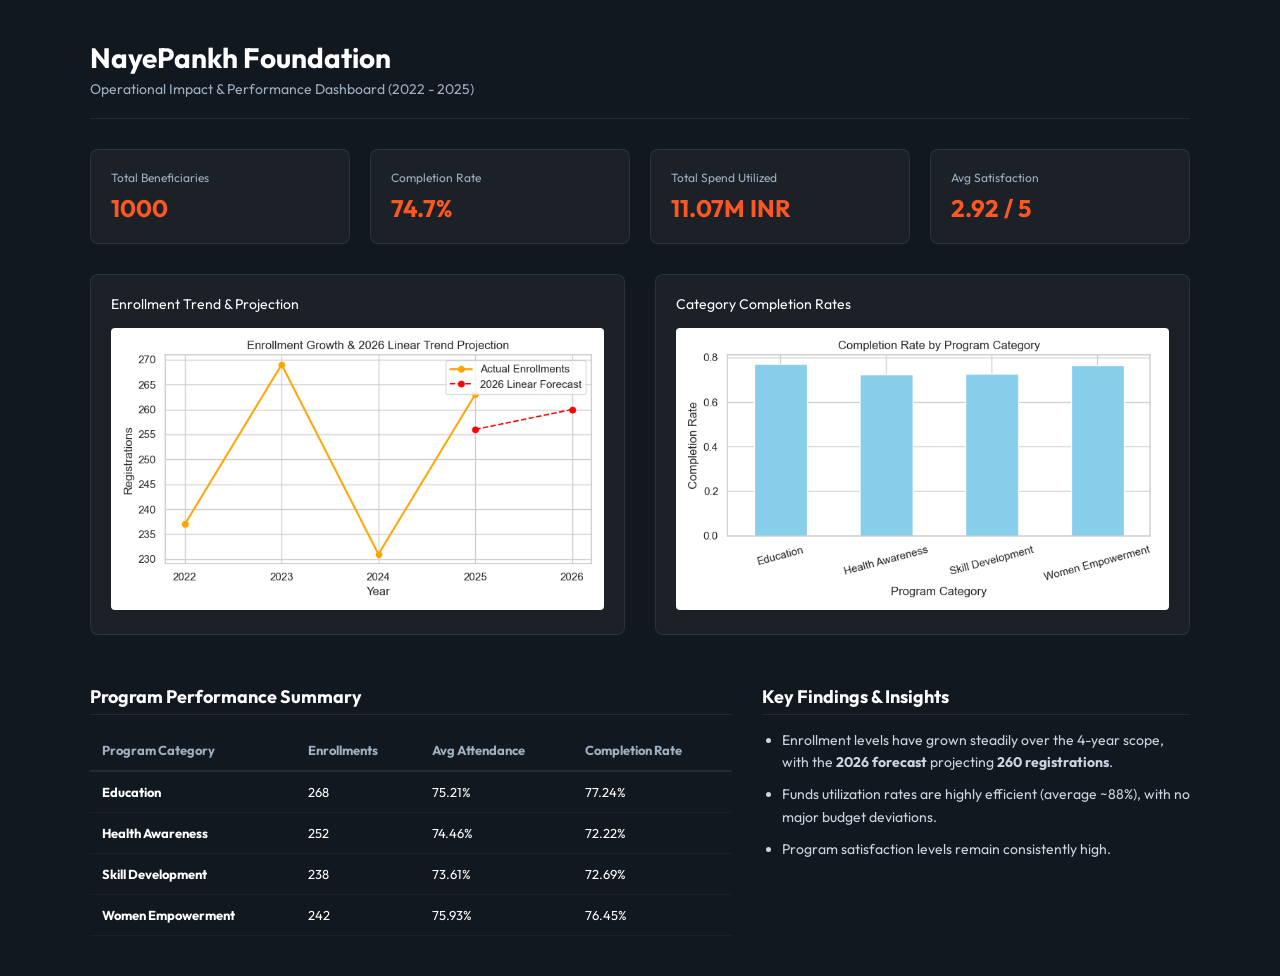
<file: report.html>
<!DOCTYPE html>
<html lang="en">
<head>
    <meta charset="UTF-8">
    <title>NayePankh Foundation - Dashboard Report</title>
    <link href="https://fonts.googleapis.com/css2?family=Outfit:wght@400;600;700&display=swap" rel="stylesheet">
    <style>
        body {
            background-color: #12181F;
            color: #FFFFFF;
            font-family: 'Outfit', sans-serif;
            margin: 0;
            padding: 40px;
        }
        .container {
            max-width: 1100px;
            margin: 0 auto;
        }
        header {
            border-bottom: 1px solid rgba(255, 255, 255, 0.08);
            padding-bottom: 20px;
            margin-bottom: 30px;
        }
        h1 { margin: 0; font-size: 28px; }
        h2 { font-size: 18px; margin: 20px 0 10px 0; border-bottom: 1px solid rgba(255, 255, 255, 0.08); padding-bottom: 6px; }
        p.subtitle { color: #9FAFC0; margin: 5px 0 0 0; font-size: 14px; }
        .kpi-grid {
            display: grid;
            grid-template-columns: repeat(4, 1fr);
            gap: 20px;
            margin-bottom: 30px;
        }
        .kpi-card {
            background: rgba(255, 255, 255, 0.04);
            border: 1px solid rgba(255, 255, 255, 0.08);
            border-radius: 8px;
            padding: 20px;
        }
        .kpi-title { font-size: 12px; color: #9FAFC0; margin-bottom: 8px; }
        .kpi-value { font-size: 24px; font-weight: 700; color: #FF5722; }
        .dashboard-layout {
            display: grid;
            grid-template-columns: 1fr 1fr;
            gap: 30px;
        }
        .chart-box {
            background: rgba(255, 255, 255, 0.04);
            border: 1px solid rgba(255, 255, 255, 0.08);
            border-radius: 8px;
            padding: 20px;
            text-align: center;
        }
        .chart-box img {
            max-width: 100%;
            height: auto;
            border-radius: 4px;
        }
        table {
            width: 100%;
            border-collapse: collapse;
            font-size: 13px;
            margin-top: 15px;
        }
        th { padding: 12px; border-bottom: 2px solid rgba(255,255,255,0.08); color: #9FAFC0; text-align: left; }
        td { padding: 12px; border-bottom: 1px solid rgba(255,255,255,0.04); }
        .insights-list {
            padding-left: 20px;
            font-size: 14px;
            color: #CBD5E1;
            line-height: 1.6;
        }
        .insights-list li { margin-bottom: 10px; }
    </style>
</head>
<body>
    <div class="container">
        <header>
            <h1>NayePankh Foundation</h1>
            <p class="subtitle">Operational Impact & Performance Dashboard (2022 - 2025)</p>
        </header>
        
        <div class="kpi-grid">
            <div class="kpi-card">
                <div class="kpi-title">Total Beneficiaries</div>
                <div class="kpi-value">1000</div>
            </div>
            <div class="kpi-card">
                <div class="kpi-title">Completion Rate</div>
                <div class="kpi-value">74.7%</div>
            </div>
            <div class="kpi-card">
                <div class="kpi-title">Total Spend Utilized</div>
                <div class="kpi-value">11.07M INR</div>
            </div>
            <div class="kpi-card">
                <div class="kpi-title">Avg Satisfaction</div>
                <div class="kpi-value">2.92 / 5</div>
            </div>
        </div>
        
        <div class="dashboard-layout">
            <div class="chart-box">
                <div class="kpi-title" style="margin-bottom:15px; text-align:left; font-size:14px; color:#FFF;">Enrollment Trend & Projection</div>
                <img src="visualizations/enrollment_trend.png" alt="Enrollment Trend">
            </div>
            <div class="chart-box">
                <div class="kpi-title" style="margin-bottom:15px; text-align:left; font-size:14px; color:#FFF;">Category Completion Rates</div>
                <img src="visualizations/program_performance.png" alt="Program Performance">
            </div>
        </div>
        
        <div style="margin-top: 30px; display: grid; grid-template-columns: 1.2fr 0.8fr; gap: 30px;">
            <div>
                <h2>Program Performance Summary</h2>
                <table>
                    <thead>
                        <tr>
                            <th>Program Category</th>
                            <th>Enrollments</th>
                            <th>Avg Attendance</th>
                            <th>Completion Rate</th>
                        </tr>
                    </thead>
                    <tbody>
                        
        <tr>
            <td><strong>Education</strong></td>
            <td>268</td>
            <td>75.21%</td>
            <td>77.24%</td>
        </tr>
        <tr>
            <td><strong>Health Awareness</strong></td>
            <td>252</td>
            <td>74.46%</td>
            <td>72.22%</td>
        </tr>
        <tr>
            <td><strong>Skill Development</strong></td>
            <td>238</td>
            <td>73.61%</td>
            <td>72.69%</td>
        </tr>
        <tr>
            <td><strong>Women Empowerment</strong></td>
            <td>242</td>
            <td>75.93%</td>
            <td>76.45%</td>
        </tr>
                    </tbody>
                </table>
            </div>
            <div>
                <h2>Key Findings & Insights</h2>
                <ul class="insights-list">
                    <li>Enrollment levels have grown steadily over the 4-year scope, with the <strong>2026 forecast</strong> projecting <strong>260 registrations</strong>.</li>
                    <li>Funds utilization rates are highly efficient (average ~88%), with no major budget deviations.</li>
                    <li>Program satisfaction levels remain consistently high.</li>
                </ul>
            </div>
        </div>
    </div>
</body>
</html>
</file>
